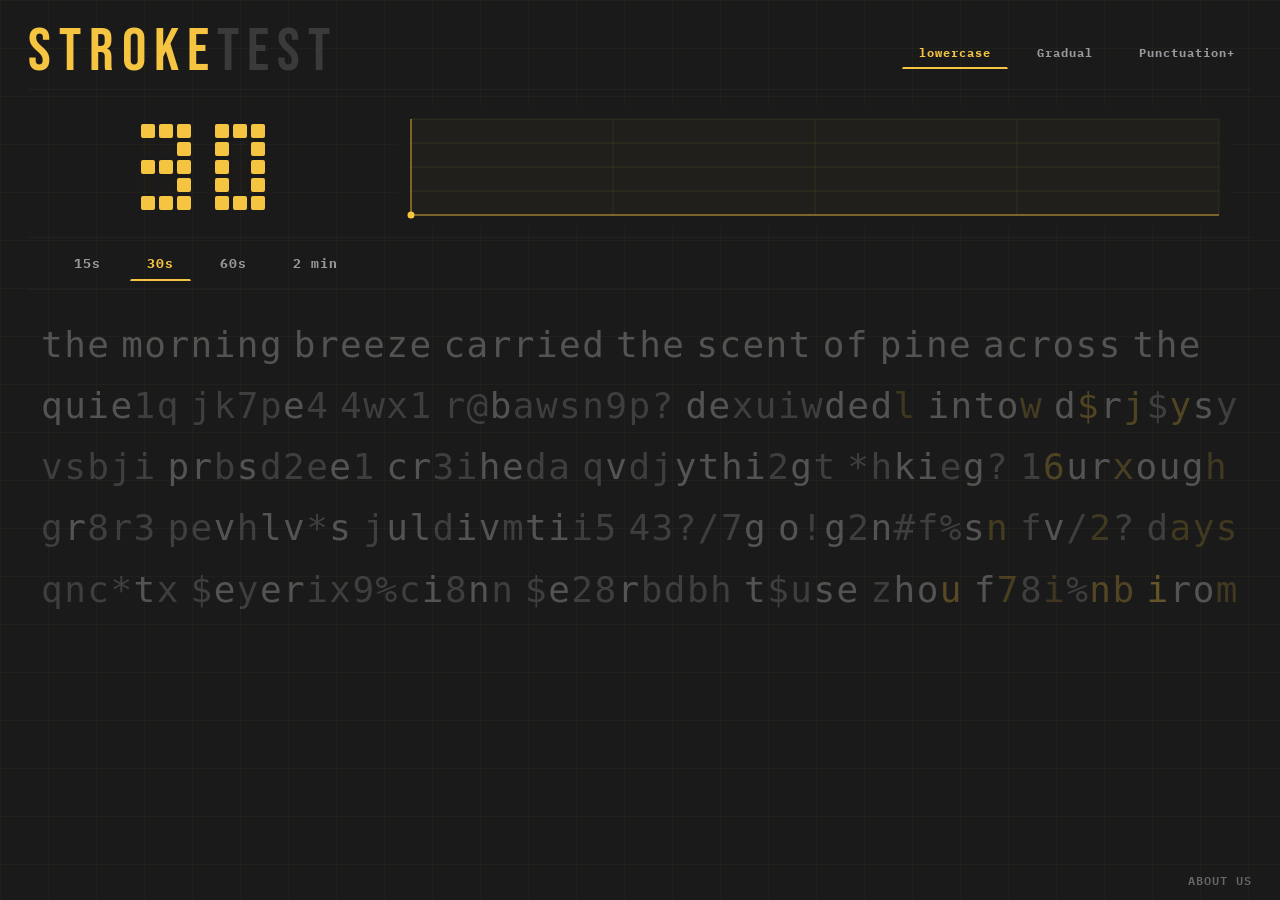
<file: index.html>
<!DOCTYPE html>
<html lang="en">
<head>
<link rel="stylesheet" href="style.css">

<meta charset="UTF-8">
<meta name="viewport" content="width=device-width, initial-scale=1.0">
<title>STROKE TEST — Typing Speed Test </title>

<!-- SEO Meta Tags -->
<meta name="description" content="STROKE TEST — a fast, beautiful typing speed test. Measure your WPM and accuracy in 15, 30, 60 or 120 seconds. Real-time feedback, stunning animations. Free, no signup required.">
<meta name="keywords" content="typing speed test, WPM test, typing test, words per minute, accuracy test, stroke test, fast typing, keyboard test, typing practice">
<meta name="author" content="STROKE TEST">
<meta name="robots" content="index, follow">

<!-- Open Graph (for link previews on WhatsApp, Discord, Twitter etc.) -->
<meta property="og:title" content="STROKE TEST — Typing Speed Test">
<meta property="og:description" content="Test your typing speed and accuracy in real time. Beautiful animations, live performance feedback, no signup needed. How fast are your fingers?">
<meta property="og:type" content="website">
<meta property="og:url" content="https://your-vercel-url.vercel.app">

<!-- Twitter Card -->
<meta name="twitter:card" content="summary">
<meta name="twitter:title" content="STROKE TEST — Typing Speed Test">
<meta name="twitter:description" content="Test your WPM and accuracy in real time. Free, beautiful, no signup. How fast are you?">
<link rel="icon" type="image/svg+xml" href="[data-uri]">
<link href="https://fonts.googleapis.com/css2?family=IBM+Plex+Mono:wght@300;400;500;600;700&family=Bebas+Neue&display=swap&family=Playfair+Display:ital,wght@0,500;0,700;1,400;1,600&display=swap" rel="stylesheet">
</head>
<body>
<canvas id="bg-canvas" style="position:fixed;inset:0;width:100%;height:100%;z-index:0;pointer-events:none;"></canvas>
<div class="wrapper">

  <header>
    <div class="logo">
      <span class="logo-stroke"><span class="logo-letter" style="animation-delay:0s">S</span><span class="logo-letter" style="animation-delay:0.08s">T</span><span class="logo-letter" style="animation-delay:0.16s">R</span><span class="logo-letter" style="animation-delay:0.24s">O</span><span class="logo-letter" style="animation-delay:0.32s">K</span><span class="logo-letter" style="animation-delay:0.40s">E</span></span><span class="logo-test"><span class="logo-test-letter" style="animation-delay:0.54s">T</span><span class="logo-test-letter" style="animation-delay:0.62s">E</span><span class="logo-test-letter" style="animation-delay:0.70s">S</span><span class="logo-test-letter" style="animation-delay:0.78s">T</span></span>
    </div>
    <div class="header-right">
      <div class="tagline">Speed · Accuracy · Flow</div>
      <div class="mode-track" id="mode-track">
        <div class="mode-pill" id="mode-pill"></div>
        <button class="mode-option active" data-mode="normal">lowercase</button>
        <button class="mode-option" data-mode="caps">Gradual</button>
        <button class="mode-option" data-mode="punct">Punctuation+</button>
      </div>
      <div class="hint-tag" style="display:none">Tab = Restart</div>
    </div>
  </header>

  <div class="card" id="main-card">

    <div class="stats-panel during-test" id="stats-panel">
      <div class="stat">
        <span id="time-display" style="display:inline-flex;align-items:center;gap:6px;"></span>
        <span class="stat-label">Time Left</span>
      </div>
      <div class="stat" id="quote-cell">
        <div id="wpm-graph-container" class="wpm-graph-container">
          <canvas id="wpm-graph-canvas"></canvas>
        </div>
      </div>
    </div>

    <div class="options-row">
      <span class="opt-label">Duration</span>
      <div class="duration-track" id="duration-track">
        <div class="duration-pill" id="duration-pill"></div>
        <button class="duration-option" data-time="15">15s</button>
        <button class="duration-option active" data-time="30">30s</button>
        <button class="duration-option" data-time="60">60s</button>
        <button class="duration-option" data-time="120">2 min</button>
      </div>
    </div>

    <div class="timer-bar-wrap" id="timer-bar-wrap">
      <div class="timer-bar" id="timer-bar"></div>
    </div>

    <div class="words-area" id="words-area">
      <input type="text" id="hidden-input"
        autocomplete="off" autocorrect="off" autocapitalize="off" spellcheck="false">
      <div class="words-display" id="words-display">
        <div id="cursor-beam"></div>
      </div>

    </div>

  </div>



  <div class="actions">
    <button class="btn btn-primary" id="restart-btn">
      <div class="rb-corner-tl"></div>
      <div class="rb-corner-br"></div>
      <div class="rb-shell">
        <div class="rb-charge"></div>
        <span class="rb-icon"><span class="rb-icon-inner">↺</span></span>
        <span class="rb-text">Restart</span>
      </div>
    </button>
    <span class="hint-small">Space = next word &nbsp;·&nbsp; Tab = restart</span>
    <span style="margin-left:auto; font-family:'IBM Plex Mono',monospace; font-size:0.78rem; font-weight:600; color:var(--muted2); letter-spacing:1px; text-transform:uppercase;">
      <a href="about.html" style="color:var(--muted2); text-decoration:none;">About Us</a>
    </span>
  </div>

</div>

<!-- Screen Saver Overlay (outside .wrapper so position:fixed is relative to viewport) -->
<div id="screensaver-overlay" class="screensaver-overlay">
  <div class="screensaver-logo">STROKE TEST</div>
  <div class="screensaver-content">
    <div id="screensaver-clock" class="screensaver-clock"></div>
    <div id="screensaver-date" class="screensaver-date"></div>
  </div>
</div>

<script src="script.js"></script>
</body>
</html>
</file>
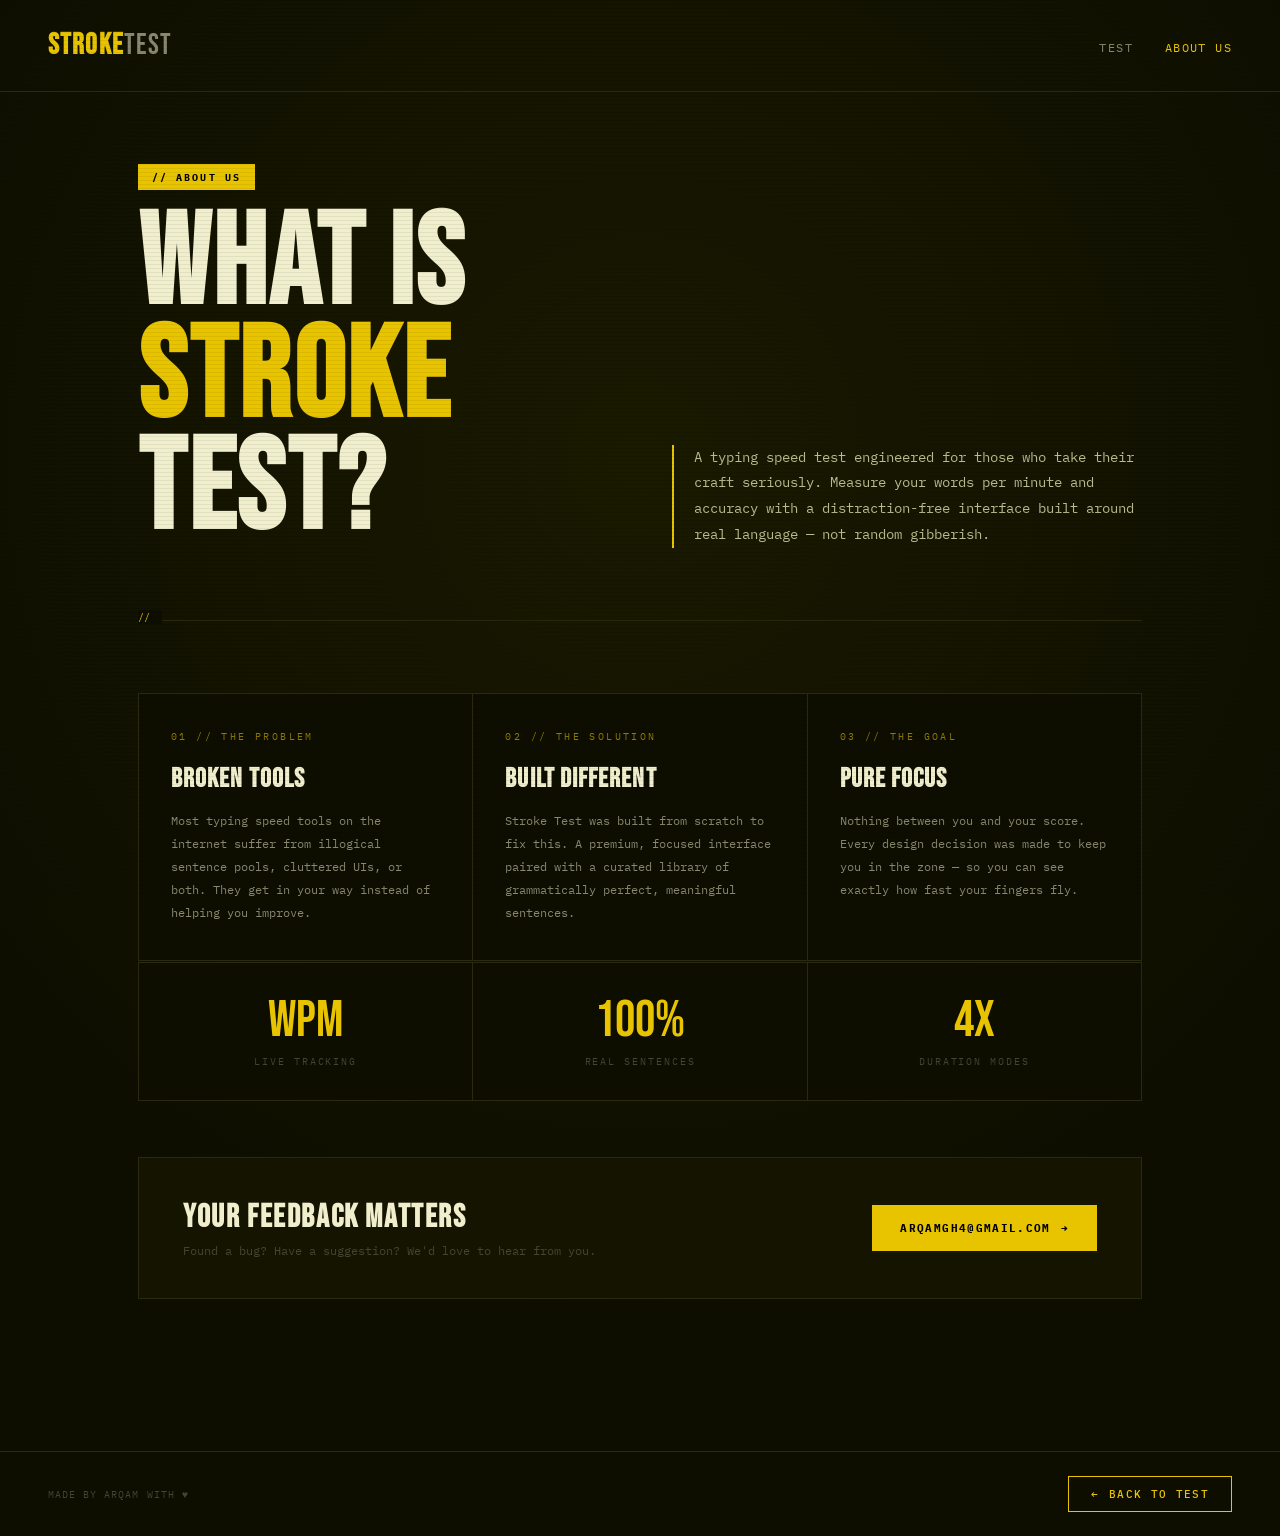
<file: about.html>
<!DOCTYPE html>
<html lang="en">
<head>
  <meta charset="UTF-8">
  <meta name="viewport" content="width=device-width, initial-scale=1.0">
  <link rel="icon" type="image/svg+xml" href="[data-uri]">
  <title>About Us - STROKE TEST</title>
  <link rel="preconnect" href="https://fonts.googleapis.com">
  <link href="https://fonts.googleapis.com/css2?family=IBM+Plex+Mono:ital,wght@0,300;0,400;0,500;0,700;1,400&family=Bebas+Neue&display=swap" rel="stylesheet">
  <style>
    :root {
      --bg: #0d0d00;
      --surface: #141400;
      --border: #2a2a10;
      --text: #888870;
      --text-dim: #444430;
      --text-bright: #bbbb90;
      --accent: #e8c400;
      --white: #f0eecc;
    }

    *, *::before, *::after { box-sizing: border-box; margin: 0; padding: 0; }

    body {
      background: var(--bg);
      color: var(--text);
      font-family: 'IBM Plex Mono', monospace;
      min-height: 100vh;
      background-image: radial-gradient(ellipse 70% 60% at 50% 30%, #1a1a00 0%, #0d0d00 100%);
    }

    body::before {
      content: '';
      position: fixed;
      inset: 0;
      background: repeating-linear-gradient(0deg, transparent, transparent 3px, rgba(0,0,0,0.06) 3px, rgba(0,0,0,0.06) 4px);
      pointer-events: none;
      z-index: 200;
    }

    nav {
      display: flex;
      justify-content: space-between;
      align-items: center;
      padding: 28px 48px;
      border-bottom: 1px solid var(--border);
    }

    .logo {
      font-family: 'Bebas Neue', sans-serif;
      font-size: 1.8rem;
      letter-spacing: 0.04em;
    }
    .logo strong { color: var(--accent); }
    .logo span   { color: var(--text); }

    .nav-links { display: flex; gap: 32px; list-style: none; }
    .nav-links a {
      font-size: 0.72rem;
      letter-spacing: 0.12em;
      text-transform: uppercase;
      color: var(--text);
      text-decoration: none;
      transition: color 0.2s;
    }
    .nav-links a:hover, .nav-links a.active { color: var(--accent); }

    .wrapper { max-width: 1100px; margin: 0 auto; padding: 72px 48px 80px; }

    .hero {
      display: grid;
      grid-template-columns: 1fr 1fr;
      gap: 64px;
      align-items: end;
      margin-bottom: 72px;
      animation: fadeUp 0.5s ease both;
    }

    .hero-left h1 {
      font-family: 'Bebas Neue', sans-serif;
      font-size: clamp(5rem, 10vw, 8rem);
      line-height: 0.88;
      letter-spacing: 0.02em;
      color: var(--white);
    }
    .hero-left h1 em { color: var(--accent); font-style: normal; }

    .hero-tag {
      display: inline-block;
      background: var(--accent);
      color: #000;
      font-size: 0.65rem;
      font-weight: 700;
      letter-spacing: 0.2em;
      text-transform: uppercase;
      padding: 6px 14px;
      margin-bottom: 20px;
    }

    .hero-right p {
      font-size: 0.85rem;
      line-height: 1.9;
      color: var(--text-bright);
      border-left: 2px solid var(--accent);
      padding-left: 20px;
    }

    .sep {
      width: 100%; height: 1px;
      background: var(--border);
      margin: 0 0 72px;
      position: relative;
    }
    .sep::after {
      content: '//';
      position: absolute;
      left: 0; top: -10px;
      font-size: 0.65rem;
      color: var(--accent);
      background: var(--bg);
      padding-right: 12px;
    }

    .cards {
      display: grid;
      grid-template-columns: repeat(3, 1fr);
      gap: 1px;
      background: var(--border);
      border: 1px solid var(--border);
      margin-bottom: 1px;
      animation: fadeUp 0.5s 0.15s ease both;
    }

    .card {
      background: var(--bg);
      padding: 36px 32px;
      position: relative;
      transition: background 0.25s;
    }
    .card:hover { background: var(--surface); }
    .card::after {
      content: '';
      position: absolute;
      bottom: 0; left: 0; right: 0;
      height: 2px;
      background: var(--accent);
      transform: scaleX(0);
      transition: transform 0.3s ease;
      transform-origin: left;
    }
    .card:hover::after { transform: scaleX(1); }

    .card-num { font-size: 0.6rem; color: var(--accent); letter-spacing: 0.25em; margin-bottom: 20px; opacity: 0.6; }
    .card h2 { font-family: 'Bebas Neue', sans-serif; font-size: 1.7rem; color: var(--white); letter-spacing: 0.04em; margin-bottom: 14px; }
    .card p { font-size: 0.78rem; line-height: 1.85; color: var(--text); }

    .stats {
      display: grid;
      grid-template-columns: repeat(3, 1fr);
      gap: 1px;
      background: var(--border);
      border: 1px solid var(--border);
      margin-bottom: 56px;
      animation: fadeUp 0.5s 0.25s ease both;
    }

    .stat { background: var(--bg); padding: 32px 24px; text-align: center; transition: background 0.25s; }
    .stat:hover { background: var(--surface); }
    .stat-val { display: block; font-family: 'Bebas Neue', sans-serif; font-size: 3.2rem; color: var(--accent); line-height: 1; }
    .stat-label { display: block; font-size: 0.6rem; letter-spacing: 0.2em; color: var(--text-dim); text-transform: uppercase; margin-top: 8px; }

    .contact {
      display: grid;
      grid-template-columns: 1fr auto;
      align-items: center;
      gap: 40px;
      border: 1px solid var(--border);
      padding: 40px 44px;
      background: var(--surface);
      animation: fadeUp 0.5s 0.35s ease both;
    }
    .contact h2 { font-family: 'Bebas Neue', sans-serif; font-size: 2rem; color: var(--white); letter-spacing: 0.05em; margin-bottom: 6px; }
    .contact p { font-size: 0.75rem; color: var(--text-dim); }

    .cta {
      display: inline-flex;
      align-items: center;
      gap: 10px;
      background: var(--accent);
      color: #000;
      font-family: 'IBM Plex Mono', monospace;
      font-weight: 700;
      font-size: 0.7rem;
      letter-spacing: 0.12em;
      text-transform: uppercase;
      text-decoration: none;
      padding: 16px 28px;
      white-space: nowrap;
      transition: background 0.2s, gap 0.2s;
    }
    .cta:hover { background: #fff200; gap: 16px; }
    .cta::after { content: '→'; }

    footer {
      display: flex;
      justify-content: space-between;
      align-items: center;
      padding: 24px 48px;
      border-top: 1px solid var(--border);
      margin-top: 72px;
      animation: fadeUp 0.5s 0.45s ease both;
    }
    footer span { font-size: 0.65rem; color: var(--text-dim); letter-spacing: 0.1em; }

    .back-btn {
      display: inline-flex;
      align-items: center;
      gap: 10px;
      color: var(--accent);
      font-size: 0.7rem;
      font-weight: 500;
      letter-spacing: 0.12em;
      text-transform: uppercase;
      text-decoration: none;
      border: 1px solid var(--accent);
      padding: 10px 22px;
      transition: background 0.2s, color 0.2s;
    }
    .back-btn:hover { background: var(--accent); color: #000; }
    .back-btn::before { content: '←'; }

    @keyframes fadeUp {
      from { opacity: 0; transform: translateY(18px); }
      to   { opacity: 1; transform: translateY(0); }
    }

    @media (max-width: 768px) {
      nav, footer { padding: 20px 24px; }
      .wrapper { padding: 48px 24px 60px; }
      .hero { grid-template-columns: 1fr; gap: 32px; }
      .cards { grid-template-columns: 1fr; }
      .contact { grid-template-columns: 1fr; gap: 24px; }
    }
  </style>
</head>
<body>

  <nav>
    <div class="logo"><strong>STROKE</strong><span>TEST</span></div>
    <ul class="nav-links">
      <li><a href="index.html">Test</a></li>
      <li><a href="about.html" class="active">About Us</a></li>
    </ul>
  </nav>

  <div class="wrapper">

    <section class="hero">
      <div class="hero-left">
        <div class="hero-tag">// about us</div>
        <h1>WHAT IS<br><em>STROKE</em><br>TEST?</h1>
      </div>
      <div class="hero-right">
        <p>A typing speed test engineered for those who take their craft seriously. Measure your words per minute and accuracy with a distraction-free interface built around real language — not random gibberish.</p>
      </div>
    </section>

    <div class="sep"></div>

    <div class="cards">
      <div class="card">
        <div class="card-num">01 // THE PROBLEM</div>
        <h2>Broken Tools</h2>
        <p>Most typing speed tools on the internet suffer from illogical sentence pools, cluttered UIs, or both. They get in your way instead of helping you improve.</p>
      </div>
      <div class="card">
        <div class="card-num">02 // THE SOLUTION</div>
        <h2>Built Different</h2>
        <p>Stroke Test was built from scratch to fix this. A premium, focused interface paired with a curated library of grammatically perfect, meaningful sentences.</p>
      </div>
      <div class="card">
        <div class="card-num">03 // THE GOAL</div>
        <h2>Pure Focus</h2>
        <p>Nothing between you and your score. Every design decision was made to keep you in the zone — so you can see exactly how fast your fingers fly.</p>
      </div>
    </div>

    <div class="stats">
      <div class="stat">
        <span class="stat-val">WPM</span>
        <span class="stat-label">Live Tracking</span>
      </div>
      <div class="stat">
        <span class="stat-val">100%</span>
        <span class="stat-label">Real Sentences</span>
      </div>
      <div class="stat">
        <span class="stat-val">4x</span>
        <span class="stat-label">Duration Modes</span>
      </div>
    </div>

    <div class="contact">
      <div>
        <h2>Your Feedback Matters</h2>
        <p>Found a bug? Have a suggestion? We'd love to hear from you.</p>
      </div>
      <a class="cta" href="mailto:arqamgh4@gmail.com">arqamgh4@gmail.com</a>
    </div>

  </div>

  <footer>
    <span>MADE BY ARQAM WITH ♥</span>
    <a class="back-btn" href="index.html">Back to Test</a>
  </footer>

</body>
</html>
</file>
<file: style.css>
:root {
    --bg: #1a1a1a;
    --surface: #0f0f0f;
    --border: #1e1e1e;
    --text: #e8e8e8;
    --muted: #3a3a3a;
    --muted2: #666;
    --accent: #f5c542;
    --accent2: #ffd966;
    --correct: #f5c542;
    --wrong: #f97316;
    --cursor-color: #f5c542;
    --cursor-thickness: 3.5px;
    --cursor-opacity: 1;
    --cursor-glow: 0px;
    --cursor-blink-speed: 1s;
    --cursor-style: line;
  }
/* ── Pixel-block timer ──────────────────────────────── */
#time-display {
  display: inline-flex;
  align-items: center;
  gap: 18px;
}

.pxd-digit {
  display: grid;
  grid-template-columns: repeat(3, 14px);
  grid-template-rows: repeat(5, 14px);
  gap: 4px;
  margin-right: 18px;
}

.pxd-digit + .pxd-colon {
  margin-left: -12px;
}

.pxd-digit:last-of-type {
  margin-right: 0;
}

.pxd-cell {
  width: 14px;
  height: 14px;
  border-radius: 2px;
  background: rgba(245,197,66,0.01);
  transition: background 0.12s;
}

.pxd-cell.on {
  background: #f5c542;
  box-shadow: none;
}

.pxd-colon {
  display: flex;
  flex-direction: column;
  justify-content: center;
  align-items: center;
  gap: 8px;
  padding: 0 2px;
  margin: 0 3px;
}

.pxd-dot {
  width: 14px;
  height: 14px;
  border-radius: 2px;
  background: #f5c542;
  box-shadow: none;
}
  *, *::before, *::after { margin: 0; padding: 0; box-sizing: border-box; }
  html, body { height: 100%; overflow: hidden; }
  body.report-page { overflow: auto; }

  body {
    background: var(--bg);
    color: var(--text);
    font-family: 'IBM Plex Mono', monospace;
    display: flex; flex-direction: column; align-items: center;
    position: relative;
    -webkit-font-smoothing: antialiased;
    -webkit-tap-highlight-color: transparent;
    user-select: none;
  }

  /* Grid background - static for performance */
  body::before {
    content: ''; position: fixed; inset: 0;
    background-image:
      linear-gradient(rgba(245,197,66,0.04) 1px, transparent 1px),
      linear-gradient(90deg, rgba(245,197,66,0.04) 1px, transparent 1px);
    background-size: 48px 48px;
    pointer-events: none; z-index: 0;
  }
  body::after {
    display: none;
  }


  .wrapper {
    width: 100%; max-width: 1300px;
    padding: 0 28px 10px;
    margin-top: 22px;
    display: flex; flex-direction: column; gap: 6px;
    position: relative; z-index: 1;
    height: calc(100vh - 20px);
    animation: pageIn 0.5s cubic-bezier(0.22,1,0.36,1) both;
  }
  .wrapper.report-container {
    height: auto;
    min-height: 100vh;
    padding: 40px 28px;
  }
  @keyframes pageIn {
    from { opacity: 0; transform: translateY(14px); }
    to   { opacity: 1; transform: translateY(0); }
  }

  
  header {
    flex-shrink: 0;
    display: flex; justify-content: space-between; align-items: center;
    padding-bottom: 6px; padding-top: 0; border-bottom: 1px solid rgba(255,255,255,0.04);
  }


  .logo {
    font-family: 'Bebas Neue', sans-serif;
    font-size: 3.8rem;
    letter-spacing: 8px;
    line-height: 1;
    position: relative;
    cursor: default;
    flex-shrink: 0;
  }
  .logo-stroke {
    color: var(--accent);
    display: inline-block;
    position: relative;
    transition: color 0.3s ease;
  }

  .logo-letter {
    display: inline-block;
    color: var(--accent);
  }
  .logo-test {
    display: inline-block;
    position: relative;
    color: #3a3a3a;
    transition: color 0.3s ease;
  }
  .logo-test-letter {
    display: inline-block;
    color: #3a3a3a;
  }
  .logo::after {
    content: ''; position: absolute; bottom: -2px; left: 0;
    width: 100%; height: 2px; background: var(--accent);
    transform: scaleX(0); transform-origin: left;
    transition: transform 0.5s cubic-bezier(0.22,1,0.36,1);
  }
  .logo:hover::after { transform: scaleX(1); }

  .header-right { display: flex; align-items: center; gap: 0; flex: 1; justify-content: flex-end; }
  .tagline { font-size: 0.7rem; font-weight: 600; color: var(--muted2); letter-spacing: 3px; text-transform: uppercase; display: none !important; height: 0; overflow: hidden; }
  .hint-tag { font-size: 0.68rem; font-weight: 700; color: var(--muted2); letter-spacing: 1px; border: 1px solid var(--border); padding: 3px 10px; }

  
  .card {
    flex: 1; min-height: 0;
    background: transparent; border: 1px solid transparent;
    overflow: hidden; display: flex; flex-direction: column;
    transition: border-color 0.4s ease, box-shadow 0.4s ease;
    animation: cardIn 0.6s 0.1s cubic-bezier(0.22,1,0.36,1) both;
  }
  @keyframes cardIn {
    from { opacity:0; transform: translateY(12px) scale(0.99); }
    to   { opacity:1; transform: translateY(0) scale(1); }
  }
  .card.focused {
    border-color: transparent;
    box-shadow: none;
  }

  
  .stats-panel {
    flex-shrink: 0;
    display: grid; gap: 1px;
    background: transparent; border-bottom: 1px solid rgba(255,255,255,0.04);
  }
  .stats-panel.during-test  { grid-template-columns: 1fr 2.5fr; }
  .stats-panel.show-results { grid-template-columns: repeat(4,1fr); }

  .stat {
    background: transparent; padding: 10px 20px;
    text-align: center; position: relative; overflow: hidden;
    display: flex; flex-direction: column; align-items: center; justify-content: center;
  }
  .stat::before {
    content: ''; position: absolute; inset: 0;
    background: linear-gradient(135deg, rgba(245,197,66,0.03) 0%, transparent 60%);
    opacity: 0; transition: opacity 0.3s;
  }
  .stat:hover::before { opacity: 1; }

  .stat-value {
    font-family: 'Bebas Neue', sans-serif;
    font-size: 3rem; color: var(--accent); line-height: 1; display: inline-block;
  }
  .stat-value.big { font-size: 4rem; }
  .stat-label {
    font-size: 0.82rem; font-weight: 700; color: var(--muted2);
    letter-spacing: 2.5px; text-transform: uppercase; margin-top: 0px; display: none !important; height: 0; overflow: hidden;
  }

  .stat-quote {
    font-family: 'IBM Plex Mono', monospace;
    font-size: 1.35rem;
    font-style: italic;
    font-weight: 600;
    line-height: 1.5;
    padding: 0 20px;
    text-align: center;
    transition: opacity 0.4s ease, transform 0.4s ease;
    letter-spacing: 0.2px;
  }
  
  .wpm-graph-container {
    width: 100%;
    display: flex;
    align-items: center;
    justify-content: center;
    box-sizing: border-box;
  }
  
  #wpm-graph-canvas {
    width: 100%;
    height: 120px;
    display: block;
    image-rendering: crisp-edges;
  }
  
  @keyframes statReveal {
    from { opacity: 1; transform: translateY(0); }
    to   { opacity: 1; transform: translateY(0); }
  }
  .stat.animate-in { opacity: 1; animation: none; }

  
  .options-row {
    flex-shrink: 0;
    display: flex; align-items: center;
    padding: 8px 28px; border-bottom: 1px solid rgba(255,255,255,0.04);
  }
  .opt-label { font-size: 0.78rem; font-weight: 700; color: var(--muted2); letter-spacing: 2px; text-transform: uppercase; margin-right: 0; white-space: nowrap; display: none !important; height: 0; overflow: hidden; }

  .duration-track {
    position: relative;
    display: flex;
    background: transparent;
    border: none;
    padding: 0;
    gap: 12px;
  }
  .duration-pill {
    position: absolute;
    top: 0; bottom: 0;
    background: transparent;
    transition: none;
    pointer-events: none;
    z-index: 0;
    display: none;
  }
  .duration-option {
    position: relative; z-index: 1;
    font-family: 'IBM Plex Mono', monospace;
    font-size: 0.82rem; font-weight: 700; letter-spacing: 1px;
    color: #999;
    background: transparent; border: 1px solid transparent;
    padding: 8px 16px;
    cursor: pointer;
    transition: all 0.2s ease;
    white-space: nowrap;
    border-radius: 0px;
  }
  .duration-option.active { color: var(--accent); background: transparent; border-color: transparent; border-bottom: 2px solid var(--accent); padding-bottom: 6px; }
  .duration-option:not(.active):hover { color: var(--accent); border-bottom: 2px solid transparent; }
  .duration-option:not(.active):hover { color: var(--accent); }

  @keyframes optIn {
    from { opacity: 0; transform: translateY(8px) scale(0.9); }
    to   { opacity: 1; transform: translateY(0) scale(1); }
  }
  @keyframes optShimmer {
    0%   { left: -80%; }
    100% { left: 130%; }
  }
  .mode-track {
    position: relative;
    display: flex;
    background: transparent;
    border: none;
    padding: 0;
    gap: 12px;
  }
  .mode-pill {
    position: absolute;
    top: 0; bottom: 0;
    background: transparent;
    transition: none;
    pointer-events: none;
    z-index: 0;
    display: none;
  }
  .mode-option {
    position: relative; z-index: 1;
    font-family: 'IBM Plex Mono', monospace;
    font-size: 0.75rem; font-weight: 700; letter-spacing: 1px;
    color: #999;
    background: transparent; border: 1px solid transparent;
    padding: 8px 16px;
    cursor: pointer;
    transition: all 0.2s ease;
    white-space: nowrap;
    border-radius: 0px;
  }
  .mode-option.active { color: var(--accent); background: transparent; border-color: transparent; border-bottom: 2px solid var(--accent); padding-bottom: 6px; }
  .mode-option:not(.active):hover { color: var(--accent); border-bottom: 2px solid transparent; }

  /* -- SOLID timer bar � no shimmer, no glow -- */
  .timer-bar-wrap {
    display: none;
    flex-shrink: 0;
    height: 4px;
    background: rgba(255,255,255,0.04);
    position: relative; overflow: hidden;
  }
  .timer-bar {
    height: 100%; width: 100%; transform-origin: left; position: relative;
    background: var(--accent);
  }

  .words-area {
    flex: 1; min-height: 0;
    padding: 24px 12px;
    position: relative; overflow: hidden;
    box-shadow: none !important;
  }
  .words-area.typing-glow { animation: none; box-shadow: none !important; }


  .click-prompt {
    position: absolute; inset: 0;
    display: flex; align-items: center; justify-content: center;
    background: transparent;
    z-index: 20; opacity: 1;
    transition: opacity 0.35s ease;
  }
  .click-prompt.hidden { opacity: 0; pointer-events: none; }

  .click-prompt-inner {
    display: flex; flex-direction: column; align-items: center; gap: 16px;
  }

  /* -- Clean, solid "Hit a key to start" box -- */
  .click-prompt-text {
    font-family: 'Bebas Neue', sans-serif;
    font-size: 1.1rem;
    letter-spacing: 5px;
    color: #000;
    background: var(--accent);
    padding: 10px 32px;
    position: relative;
    animation: promptSolidPulse 2.4s ease-in-out infinite;
    text-transform: uppercase;
    border: none;
    opacity: 0.65;
  }
  .click-prompt-text::before {
    content: '';
    position: absolute;
    top: -4px; left: -4px;
    width: 10px; height: 10px;
    border-top: 2px solid rgba(255,255,255,0.35);
    border-left: 2px solid rgba(255,255,255,0.35);
    pointer-events: none;
  }
  .click-prompt-text::after {
    content: '';
    position: absolute;
    bottom: -4px; right: -4px;
    width: 10px; height: 10px;
    border-bottom: 2px solid rgba(0,0,0,0.25);
    border-right: 2px solid rgba(0,0,0,0.25);
    pointer-events: none;
  }
  @keyframes promptSolidPulse {
    0%, 100% { background: var(--accent);  opacity: 0.65; }
    50%       { background: var(--accent2); opacity: 0.55; }
  }

  @keyframes quoteEntrance {
    0%   { opacity: 0; transform: translateY(14px) scale(0.95); filter: blur(4px); }
    100% { opacity: 1; transform: translateY(0)    scale(1);    filter: blur(0); }
  }
  @keyframes challengeFloat {
    0%, 100% { transform: translateY(0px); }
    50%       { transform: translateY(-5px); }
  }

  .challenge-quote {
    font-family: 'IBM Plex Mono', monospace;
    font-size: 1.3rem;
    font-style: italic;
    font-weight: 600;
    text-align: center;
    max-width: 600px;
    line-height: 1.55;
    color: var(--accent);
    -webkit-background-clip: unset;
    -webkit-text-fill-color: unset;
    background-clip: unset;
    animation: quoteEntrance 0.6s cubic-bezier(0.22,1,0.36,1) both,
               challengeFloat 4s ease-in-out infinite;
    filter: drop-shadow(0 0 12px rgba(245,197,66,0.25));
    transition: opacity 0.5s ease, transform 0.5s ease;
  }
  .challenge-quote.fade-out { opacity: 0; transform: translateY(8px); -webkit-text-fill-color: transparent; }

  .words-display {
    font-family: "JetBrains Mono", "Roboto Mono", monospace;
    font-size: 36px;
    font-weight: 400;
    color: #7a7a7a;
    opacity: 0.6;
    line-height: 1.7;
    letter-spacing: 0.04em;
    user-select: none;
    position: relative;
    overflow: hidden;
    height: 100%;
    max-height: 310px;
    transition: color 0.4s ease;
    text-rendering: optimizeLegibility;
    -webkit-font-smoothing: antialiased;
    -moz-osx-font-smoothing: grayscale;
  }
  .words-display.active-typing { color: #7a7a7a; opacity: 0.8; }
  .words-display::after {
    content: ''; position: absolute; bottom: 0; left: 0; right: 0;
    height: 22%; pointer-events: none; z-index: 6;
    background: linear-gradient(to bottom, transparent 0%, transparent 100%);
  }

  #words-inner {
    position: relative;
    transition: transform 0.35s cubic-bezier(0.22,1,0.36,1);
    display: flex; flex-wrap: wrap; align-content: flex-start;
    gap: 0 0.3em;
  }

  .char { display: inline-block; position: relative; color: inherit; }
  .char.correct { 
    color: var(--accent);
    opacity: 1 !important;
  }
  .char.wrong {
    color: #f97316 !important;
  }

  @keyframes blink {
    0%, 100% { opacity: var(--cursor-opacity); }
  }
  @keyframes smoothCursor {
    0%, 100% { opacity: 0.3; box-shadow: 0 0 4px rgba(245,197,66,0.3); }
    50% { opacity: 1; box-shadow: 0 0 16px rgba(245,197,66,0.8); }
  }
  /* ANIMATION DISABLED - DO NOT USE */
  .cursor-spark {
    position: absolute; width: 3px; height: 3px; border-radius: 50%;
    background: var(--accent); pointer-events: none; z-index: 9;
    display: none !important;
  }

  .card { position: relative; overflow: hidden; }



  .word.committed { background: transparent; }

  @keyframes numCount {
    0%   { transform: scale(0.5) translateY(10px); opacity: 0; }
    60%  { transform: scale(1.12) translateY(-3px); opacity: 1; }
    80%  { transform: scale(0.96); }
    100% { transform: scale(1) translateY(0); opacity: 1; }
  }

  @keyframes floatUp {
    0%   { opacity: 1; transform: translateY(0) scale(1); }
    100% { opacity: 0; transform: translateY(-36px) scale(0.7); }
  }
  .float-particle {
    position: absolute; font-family: 'Bebas Neue', sans-serif;
    font-size: 1rem; color: var(--accent); pointer-events: none; z-index: 15;
    animation: floatUp 0.75s ease forwards;
  }


  /* ── SEGMENTED BLOCK TIMER ── */
  #time-display {
    display: inline-flex;
    align-items: center;
    justify-content: center;
    position: relative;
    gap: 18px;
  }

  .seg-digit-group {
    display: flex;
    gap: 18px;
  }

  .seg-digit {
    display: flex;
    flex-direction: column;
    gap: 3px;
  }

  .seg-row {
    display: flex;
    gap: 3px;
  }

  .seg-block {
    width: 14px;
    height: 14px;
    background: rgba(245,197,66,0.10);
    border-radius: 2px;
    transition: background 0.15s ease;
  }

  .seg-block.on {
    background: var(--accent);
    box-shadow: none;
  }

  .seg-colon {
    display: flex;
    flex-direction: column;
    justify-content: center;
    gap: 8px;
    padding: 0 2px;
  }

  .seg-dot {
    width: 10px;
    height: 10px;
    border-radius: 50%;
    background: rgba(245,197,66,0.15);
    transition: background 0.15s ease;
  }

  .seg-dot.on {
    background: var(--accent);
    box-shadow: none;
  }

  #time-display.urgent .seg-block.on {
    background: var(--accent);
    box-shadow: none;
    animation: none;
  }

  #time-display.urgent .seg-dot.on {
    background: var(--accent);
    box-shadow: none;
    animation: none;
  }

  @keyframes urgentPulse {
    from { opacity: 0.7; }
    to   { opacity: 1; }
  }

  @keyframes rowIn {
    from { opacity: 1; transform: translateX(0); }
    to   { opacity: 1; transform: translateX(0); }
  }
  .word { display: inline-block; white-space: nowrap; animation: none; }

  .stat-quote {
    color: var(--accent);
  }
  .stat-quote.fade { opacity: 0; transform: translateY(6px); }

  .words-display.active-typing .char:not(.correct):not(.wrong) {
    opacity: 1;
  }

  /* Cursor - instant movement, no animation */
  #cursor-beam {
    position: absolute; width: var(--cursor-thickness); height: 30px; border-radius: 1px;
    background: var(--cursor-color); pointer-events: none; z-index: 10; display: block;
    opacity: 1;
    box-shadow: 0 0 4px rgba(245,197,66,0.3);
    transform: translate(0, 0);
    animation: none !important;
  }
  #cursor-beam.cursor-blink {
    animation: none !important;
    opacity: 1 !important;
  }

  #hidden-input {
    position: absolute; opacity: 0; pointer-events: none;
    width: 1px; height: 1px; top: 0; left: 0;
  }

  .actions {
    flex-shrink: 0;
    display: flex; gap: 12px; align-items: center;
    animation: actionsIn 0.8s 0.2s cubic-bezier(0.22,1,0.36,1) both;
  }
  @keyframes actionsIn { from { opacity:0; transform: translateY(6px); } to { opacity:1; transform: translateY(0); } }
  .btn {
    font-family: 'IBM Plex Mono', monospace;
    font-size: 0.78rem; font-weight: 600; letter-spacing: 2px;
    text-transform: uppercase; padding: 10px 28px;
    cursor: pointer; border: 1px solid var(--border);
    background: transparent; color: var(--muted2);
    transition: all 0.2s; position: relative; overflow: hidden;
  }
  .btn::after {
    content: ''; position: absolute; bottom: 0; left: 0; right: 0;
    height: 1px; background: var(--accent);
    transform: scaleX(0); transition: transform 0.2s ease;
  }
  .btn:hover { color: var(--accent); border-color: var(--accent); }
  .btn:hover::after { transform: scaleX(1); }
  .btn:active { transform: scale(0.97); }
  .btn-primary { background: var(--accent); border-color: var(--accent); color: #000; }
  .btn-primary::after { display: none; }
  .btn-primary:hover { background: var(--accent2); border-color: var(--accent2); color: #000; }



  .hint-small { font-size: 0.7rem; font-weight: 600; color: var(--muted2); letter-spacing: 1px; margin-left: 4px; display: none !important; }

  /* ----------------------------------------------
     RESTART BUTTON
  ---------------------------------------------- */
  #restart-btn {
    font-family: 'Bebas Neue', sans-serif !important;
    font-size: 1rem !important;
    letter-spacing: 5px !important;
    padding: 0 !important;
    background: var(--bg) !important;
    border: 1px solid rgba(255,255,255,0.08) !important;
    color: var(--accent) !important;
    display: none !important;
    align-items: stretch !important;
    overflow: hidden !important;
    position: relative !important;
    cursor: pointer !important;
    outline: none !important;
    height: 40px;
    transition: all 0.2s ease !important;
  }
  #restart-btn:hover {
    background: rgba(245,197,66,0.1) !important;
    border-color: rgba(255,255,255,0.15) !important;
  }

  #restart-btn .rb-shell {
    display: flex;
    align-items: stretch;
    position: relative;
    border: none;
    overflow: hidden;
    transition: none;
    background: transparent;
  }
  #restart-btn:hover .rb-shell,
  #restart-btn.firing .rb-shell {
    border-color: transparent;
  }

  #restart-btn .rb-icon-inner {
    display: inline-block;
    transition: transform 0.5s cubic-bezier(0.34, 1.56, 0.64, 1), opacity 0.2s;
    font-style: normal;
    color: var(--accent);
  }
  #restart-btn:hover .rb-icon-inner,
  #restart-btn.firing .rb-icon-inner {
    color: var(--accent);
  }

  #restart-btn .rb-text {
    padding: 0 18px;
    display: flex; align-items: center;
    position: relative; overflow: hidden;
    font-size: 0.88rem;
    letter-spacing: 5px;
    color: var(--accent);
    white-space: nowrap;
    transition: color 0.2s;
  }
  #restart-btn:hover .rb-text,
  #restart-btn.firing .rb-text {
    color: var(--accent);
  }

  #restart-btn .rb-charge {
    position: absolute;
    bottom: 0; left: 0;
    height: 0px;
    width: 0%;
    background: transparent;
    transition: none;
    pointer-events: none;
    z-index: 4;
    display: none;
  }
  #restart-btn:hover .rb-charge {
    width: 0%;
    transition: none;
  }

  #restart-btn .rb-icon {
    width: 40px;
    display: flex; align-items: center; justify-content: center;
    border-right: none;
    color: var(--accent);
    font-size: 1.1rem;
    flex-shrink: 0;
    position: relative;
    overflow: hidden;
    transition: none;
    background: transparent;
  }
  #restart-btn:hover .rb-icon { border-right-color: transparent; background: transparent; }

  #restart-btn:hover .rb-icon-inner {
    transform: rotate(0deg) scale(1);
    animation: none !important;
  }

  #restart-btn .rb-corner-tl,
  #restart-btn .rb-corner-br {
    position: absolute;
    width: 0px; height: 0px;
    transition: none;
    opacity: 0;
    pointer-events: none;
    z-index: 10;
    display: none;
  }
  #restart-btn .rb-corner-tl {
    top: -2px; left: -2px;
    border-top: none;
    border-left: none;
  }
  #restart-btn .rb-corner-br {
    bottom: -2px; right: -2px;
    border-bottom: none;
    border-right: none;
  }
  #restart-btn:hover .rb-corner-tl,
  #restart-btn:hover .rb-corner-br {
    width: 0px; height: 0px; opacity: 0;
  }

  #restart-btn.firing .rb-shell {
    animation: none;
  }

  /* ============================================================================
     AUTH BUTTONS STYLING
     ============================================================================ */

  #auth-buttons-section a {
    transition: all 0.3s ease;
  }

  #auth-buttons-section a:hover {
    transform: translateY(-2px);
  }

  #login-nav-btn:hover {
    background: rgba(245, 197, 66, 0.1);
    border-color: #ffd966;
  }

  #signup-nav-btn:hover {
    background: #ffd966;
    box-shadow: 0 4px 12px rgba(245, 197, 66, 0.3);
  }

  #logout-btn {
    transition: all 0.3s ease;
  }

  #logout-btn:hover {
    border-color: var(--accent);
    color: var(--accent);
  }

  #user-email-display {
    max-width: 150px;
    overflow: hidden;
    text-overflow: ellipsis;
    white-space: nowrap;
  }

  /* ============================================================================
     MOBILE RESPONSIVE DESIGN
     ============================================================================ */

  /* Tablets and smaller screens (up to 768px) */
  @media (max-width: 768px) {
    .wrapper {
      padding: 0 16px 10px;
      margin-top: 16px;
    }
    .wrapper.report-container {
      padding: 24px 16px;
    }

    header {
      flex-direction: column;
      gap: 12px;
      padding-bottom: 12px;
      align-items: flex-start;
    }

    .logo {
      font-size: 2.2rem;
      letter-spacing: 4px;
    }

    .header-right {
      flex-direction: column;
      gap: 8px;
      width: 100%;
    }

    .tagline { display: none; }
    .hint-tag { align-self: flex-start; }

    .card { overflow-y: auto; }

    .options-row {
      flex-direction: column;
      gap: 12px;
    }

    .duration-track,
    .mode-track {
      width: 100%;
    }

    .duration-option,
    .mode-option {
      font-size: 0.75rem;
      padding: 6px 16px;
      min-height: 40px;
      display: flex;
      align-items: center;
      justify-content: center;
    }

    .words-display {
      font-size: 1.1rem;
      line-height: 1.8;
    }

    .stat {
      padding: 12px 16px;
    }

    .stat-label {
      font-size: 0.68rem;
    }

    .stat-value {
      font-size: 1.4rem;
    }

    .stat-value.big {
      font-size: 2rem;
    }

    /* Report page mobile styles */
    .report-header {
      margin-bottom: 32px;
    }

    .report-title {
      font-size: 2rem;
      letter-spacing: 2px;
    }

    .report-subtitle {
      font-size: 0.75rem;
    }

    .main-stats {
      grid-template-columns: 1fr 1fr;
      gap: 12px;
      margin-bottom: 24px;
    }

    .stat-card {
      padding: 20px 12px;
    }

    .stat-card-value {
      font-size: 1.8rem;
      margin-bottom: 4px;
    }

    .stat-card-label {
      font-size: 0.65rem;
      letter-spacing: 1px;
    }

    .performance-tier {
      padding: 20px;
      margin-bottom: 24px;
    }

    .tier-title {
      font-size: 1rem;
      margin-bottom: 6px;
    }

    .tier-message {
      font-size: 1.1rem;
    }

    .section-title {
      font-size: 1.1rem;
      margin-bottom: 16px;
      padding-bottom: 8px;
    }

    .details-grid {
      grid-template-columns: 1fr;
      gap: 12px;
    }

    .detail-item {
      padding: 12px;
    }

    .detail-label {
      font-size: 0.75rem;
    }

    .detail-value {
      font-size: 1rem;
    }

    .performance-bars {
      grid-template-columns: 1fr;
      gap: 16px;
      margin-bottom: 24px;
    }

    .bar-container {
      padding: 16px;
    }

    .bar-label {
      font-size: 0.85rem;
    }

    .chart-wrapper {
      height: 250px;
    }

    .chart-container {
      padding: 16px;
    }

    .actions {
      padding: 16px 0;
    }

    .report-btn {
      display: block;
      width: 100%;
      margin: 8px 0;
      padding: 12px 20px;
      font-size: 0.85rem;
    }

    .click-prompt-text {
      font-size: 1rem;
    }

    .click-prompt-inner {
      gap: 8px;
    }
  }

  /* Mobile phones (up to 480px) */
  @media (max-width: 480px) {
    .wrapper {
      padding: 0 12px 10px;
      gap: 4px;
    }
    .wrapper.report-container {
      padding: 16px 12px;
    }

    .logo {
      font-size: 1.6rem;
      letter-spacing: 2px;
    }

    .card {
      border: none;
    }

    .stats-panel {
      display: block;
      border-bottom: 1px solid var(--border);
    }

    .stat {
      padding: 10px 12px;
      border-bottom: 1px solid var(--border);
    }

    .stat:last-child {
      border-bottom: none;
    }

    .options-row {
      gap: 8px;
      font-size: 0.8rem;
    }

    .duration-track,
    .mode-track {
      padding: 2px;
      gap: 0;
    }

    .duration-option,
    .mode-option {
      font-size: 0.7rem;
      padding: 4px 10px;
    }

    .words-area {
      min-height: 160px;
      max-height: 350px;
    }

    .words-display {
      font-size: 0.95rem;
      line-height: 1.6;
    }

    .char {
      font-size: 0.95rem;
    }

    /* Report page mobile styles */
    .main-stats {
      grid-template-columns: 1fr;
      gap: 10px;
    }

    .stat-card {
      padding: 16px 12px;
    }

    .stat-card-value {
      font-size: 1.6rem;
    }

    .report-title {
      font-size: 1.6rem;
    }

    .section-title {
      font-size: 1rem;
    }

    .performance-tier {
      padding: 16px;
    }

    .tier-message {
      font-size: 0.95rem;
    }

    .chart-wrapper {
      height: 200px;
    }

    .report-btn {
      padding: 10px 16px;
      font-size: 0.8rem;
      margin: 6px 0;
    }

    .detail-value {
      font-size: 0.95rem;
    }

    .progress-bar {
      height: 6px;
    }
  }

  /* Extra small phones (below 360px) */
  @media (max-width: 360px) {
    .logo {
      font-size: 1.4rem;
      letter-spacing: 1px;
    }

    .words-display {
      font-size: 0.9rem;
    }

    .stat-card-value {
      font-size: 1.4rem;
    }

    .report-title {
      font-size: 1.4rem;
    }

    .chart-wrapper {
      height: 180px;
    }

    .main-stats {
      gap: 8px;
    }

    .stat-card {
      padding: 12px 8px;
    }
  }

  /* ============================================================================
     SCREEN SAVER OVERLAY
     ============================================================================ */
  .screensaver-overlay {
    position: fixed;
    top: 0;
    left: 0;
    right: 0;
    bottom: 0;
    background: linear-gradient(135deg, #0a0a0a 0%, #1a1a1a 100%);
    display: none;
    z-index: 2000;
    backdrop-filter: blur(1px);
    pointer-events: none;
    margin: 0 !important;
    padding: 0 !important;
    width: 100vw !important;
    height: 100vh !important;
    overflow: hidden;
    left: 0 !important;
  }
  .screensaver-overlay.active {
    display: flex;
    pointer-events: auto;
    animation: screensaverSlideDown 0.5s cubic-bezier(0.34, 1.56, 0.64, 1) forwards;
  }
  .screensaver-overlay.hiding {
    animation: screensaverSlideUp 0.5s cubic-bezier(0.34, 1.56, 0.64, 1) forwards;
  }
  @keyframes screensaverSlideDown {
    from { transform: translateY(-100%); opacity: 0; }
    to { transform: translateY(0); opacity: 1; }
  }
  @keyframes screensaverSlideUp {
    from { transform: translateY(0); opacity: 1; }
    to { transform: translateY(-100%); opacity: 0; }
  }
  .screensaver-logo {
    position: absolute;
    top: calc(12px + 0.5rem);
    left: 0.5rem;
    font-family: 'Bebas Neue', sans-serif;
    font-size: 3.8rem;
    letter-spacing: 8px;
    line-height: 1;
    cursor: default;
    color: #f5c542;
    text-transform: uppercase;
    font-weight: 700;
    z-index: 2001;
    margin: 0 !important;
    margin-left: 0px !important;
    padding: 0 !important;
    padding-left: 0 !important;
    display: block !important;
  }
  .screensaver-logo::after {
    content: '';
    position: absolute;
    bottom: -2px;
    left: 0;
    width: 100%;
    height: 2px;
    background: #f5c542;
    transform: scaleX(0);
    transform-origin: left;
    display: none !important;
  }
  .screensaver-content {
    position: absolute;
    right: 40px;
    top: 50%;
    transform: translateY(-50%);
    display: flex;
    flex-direction: column;
    align-items: flex-end;
    justify-content: center;
    gap: 16px;
    z-index: 2001;
    margin: 0 !important;
    padding: 0 !important;
  }
  .screensaver-clock {
    display: flex;
    gap: 16px;
    align-items: center;
    justify-content: flex-end;
  }
  .screensaver-clock > div {
    display: grid;
    grid-template-columns: repeat(3, 18px);
    grid-template-rows: repeat(5, 18px);
    gap: 4px;
  }
  .screensaver-clock-cell {
    width: 18px;
    height: 18px;
    border-radius: 1px;
    background: transparent;
    transition: background 0.08s;
  }
  .screensaver-clock-cell.on {
    background: #f5c542;
  }
  .screensaver-clock-colon {
    display: flex;
    flex-direction: column;
    justify-content: center;
    align-items: center;
    gap: 10px;
    padding: 0 2px;
    margin: 0 6px;
    height: 90px;
  }
  .screensaver-clock-dot {
    width: 12px;
    height: 12px;
    border-radius: 50%;
    background: #f5c542;
  }
  .pixel-block {
    position: fixed;
    width: 18px;
    height: 18px;
    background: #f5c542;
    pointer-events: none;
    z-index: 2000;
    border-radius: 1px;
    display: none !important;
  }
  
  .pixel-block.outer {
    box-shadow: 0 0 12px rgba(245, 197, 66, 0.6);
    animation: none !important;
    display: none !important;
  }
  
  .pixel-block.inner {
    animation: none !important;
    display: none !important;
  }
  
  /* ANIMATIONS DISABLED - pixelFade and pixelFadeGlow removed */
  
  .screensaver-date {
    font-family: 'IBM Plex Mono', monospace;
    font-size: 1.4rem;
    color: #d4d4d4;
    font-weight: 700;
    letter-spacing: 1px;
    text-align: right;
  }
</file>
